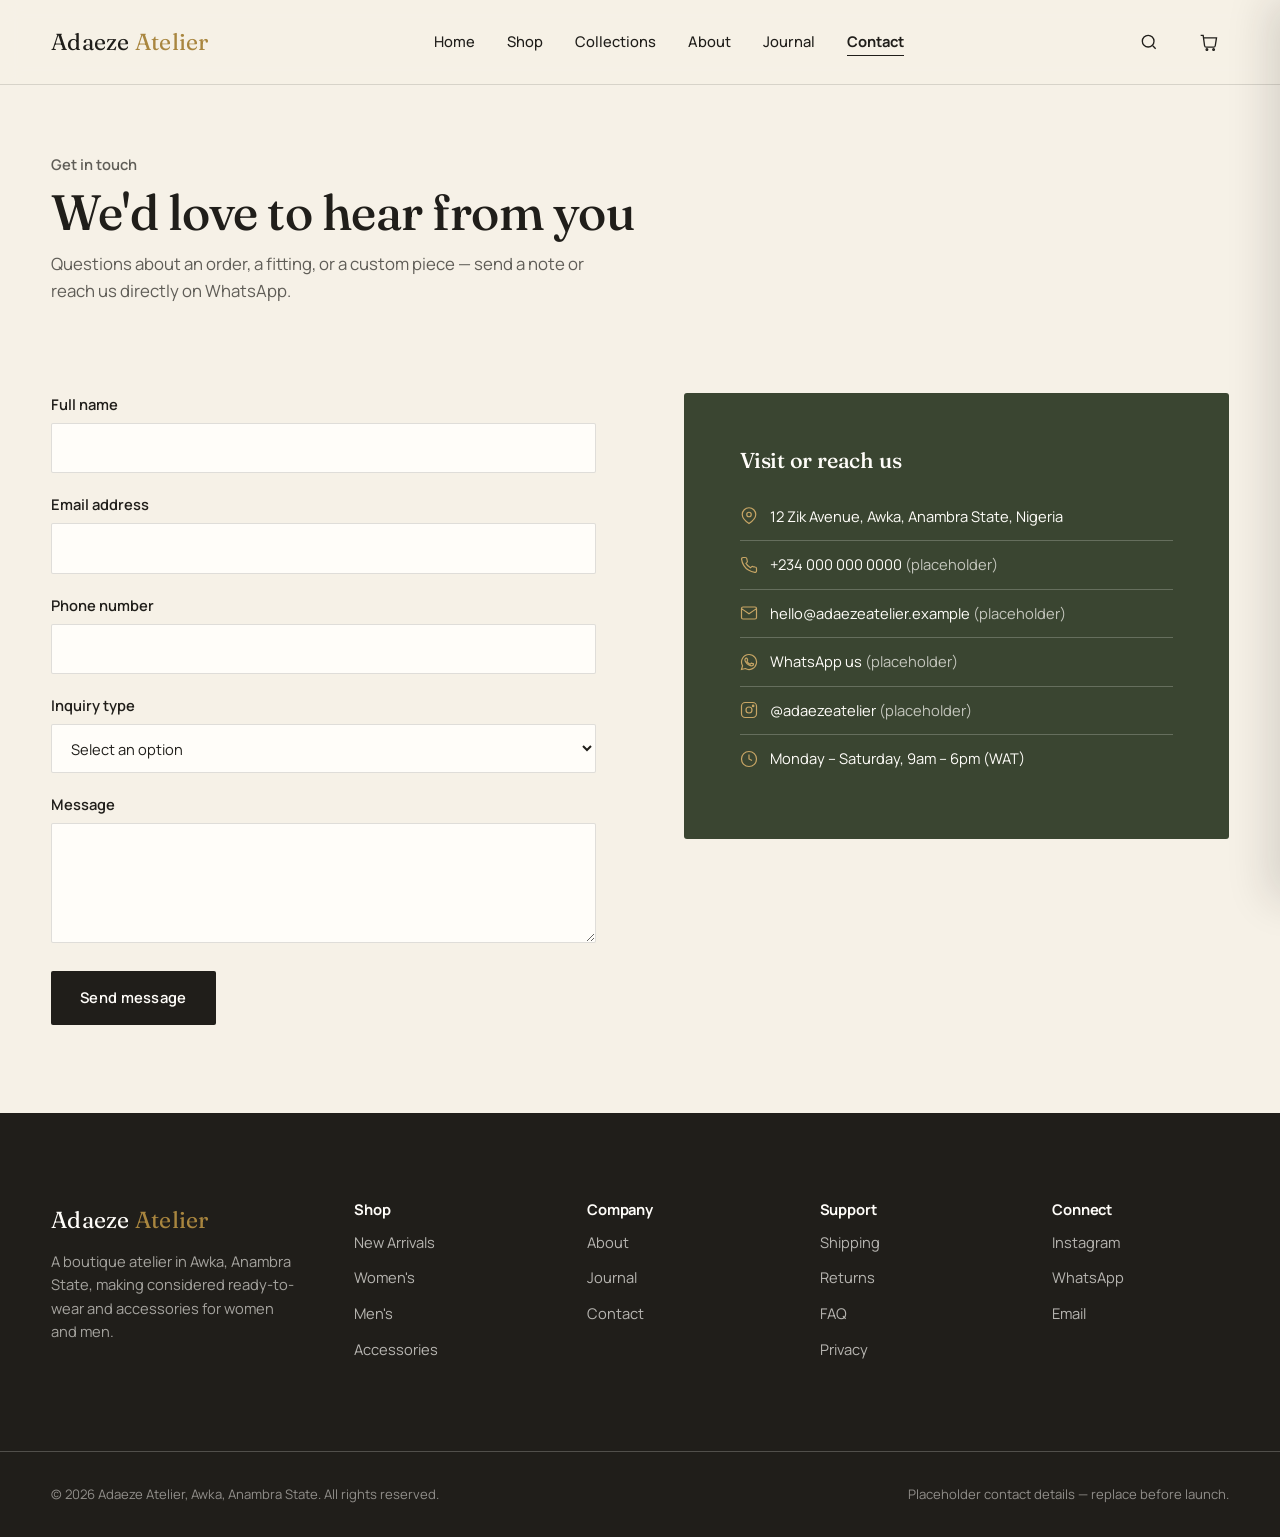
<file: contact.html>
<!doctype html>
<html lang="en">
<head>
<meta charset="UTF-8">
<meta name="viewport" content="width=device-width, initial-scale=1.0">
<title>Contact — Adaeze Atelier | Awka, Anambra State</title>
<meta name="description" content="Get in touch with Adaeze Atelier in Awka, Anambra State — send a message, reach us on WhatsApp, or visit the boutique by appointment.">
<link rel="canonical" href="https://www.adaezeatelier.example/contact.html">
<meta property="og:type" content="website">
<meta property="og:title" content="Contact — Adaeze Atelier">
<meta property="og:description" content="Reach the Adaeze Atelier boutique in Awka, Anambra State, Nigeria.">
<link rel="preconnect" href="https://fonts.googleapis.com">
<link rel="preconnect" href="https://fonts.gstatic.com" crossorigin>
<link href="https://fonts.googleapis.com/css2?family=Fraunces:opsz,wght@9..144,400;9..144,500;9..144,600&family=Manrope:wght@400;500;600;700&display=swap" rel="stylesheet">
<link rel="stylesheet" href="css/style.css">
<script type="application/ld+json">
{
  "@context": "https://schema.org",
  "@type": "ClothingStore",
  "name": "Adaeze Atelier",
  "address": {
    "@type": "PostalAddress",
    "streetAddress": "12 Zik Avenue, Awka",
    "addressLocality": "Awka",
    "addressRegion": "Anambra State",
    "postalCode": "420001",
    "addressCountry": "NG"
  },
  "telephone": "+234-000-000-0000",
  "email": "hello@adaezeatelier.example",
  "openingHours": "Mo-Sa 09:00-18:00"
}
</script>
</head>
<body>
<a href="#main" class="skip-link">Skip to content</a>

<header class="site-header">
  <div class="wrap header-inner">
    <a href="index.html" class="logo">Adaeze <span>Atelier</span></a>
    <nav class="primary-nav" aria-label="Primary">
      <ul>
        <li><a href="index.html">Home</a></li>
        <li><a href="shop.html">Shop</a></li>
        <li><a href="shop.html">Collections</a></li>
        <li><a href="about.html">About</a></li>
        <li><a href="journal.html">Journal</a></li>
        <li><a href="contact.html" aria-current="page">Contact</a></li>
      </ul>
    </nav>
    <div class="header-actions">
      <a class="icon-btn" href="shop.html" aria-label="Search products">
        <svg viewBox="0 0 24 24" fill="none" stroke="currentColor" stroke-width="1.6"><circle cx="11" cy="11" r="7"/><line x1="20" y1="20" x2="16.5" y2="16.5"/></svg>
      </a>
      <button class="icon-btn" type="button" data-open-cart aria-label="Open cart">
        <svg viewBox="0 0 24 24" fill="none" stroke="currentColor" stroke-width="1.6"><path d="M6 7h15l-1.5 9.5a2 2 0 0 1-2 1.7H8.7a2 2 0 0 1-2-1.7L5 4H2"/><circle cx="9.5" cy="21" r="1"/><circle cx="17.5" cy="21" r="1"/></svg>
        <span class="badge" data-cart-count>0</span>
      </button>
      <button class="menu-toggle" type="button" aria-expanded="false" aria-controls="mobile-menu" aria-label="Open menu">
        <span></span><span></span><span></span>
      </button>
    </div>
  </div>
</header>

<nav class="mobile-menu" id="mobile-menu" aria-label="Mobile">
  <ul>
    <li><a href="index.html">Home</a></li>
    <li><a href="shop.html">Shop</a></li>
    <li><a href="about.html">About</a></li>
    <li><a href="journal.html">Journal</a></li>
    <li><a href="contact.html">Contact</a></li>
  </ul>
  <div class="mobile-menu-footer">Awka, Anambra State, Nigeria</div>
</nav>

<div class="drawer-scrim" id="drawer-scrim" data-close-cart></div>
<aside class="cart-drawer" id="cart-drawer" aria-hidden="true" aria-label="Shopping cart">
  <div class="cart-header">
    <h2>Your bag</h2>
    <button type="button" class="icon-btn" data-close-cart aria-label="Close cart">✕</button>
  </div>
  <ul class="cart-items" id="cart-items"></ul>
  <p class="cart-empty" id="cart-empty-msg">Your bag is empty — browse the shop to add pieces you love.</p>
  <div class="cart-footer">
    <div class="cart-subtotal"><span>Subtotal</span><span id="cart-subtotal-value">₦0</span></div>
    <button type="button" class="btn btn-primary" id="cart-whatsapp-btn" disabled>Order via WhatsApp</button>
    <button type="button" class="btn btn-outline" id="cart-clear-btn">Clear bag</button>
    <p class="cart-note">Orders are confirmed by our team on WhatsApp — nothing is charged automatically.</p>
  </div>
</aside>

<main id="main">
  <section class="page-hero">
    <div class="wrap">
      <p class="hero-eyebrow">Get in touch</p>
      <h1>We'd love to hear from you</h1>
      <p>Questions about an order, a fitting, or a custom piece — send a note or reach us directly on WhatsApp.</p>
    </div>
  </section>

  <section>
    <div class="wrap contact-layout">
      <div>
        <form id="contact-form" novalidate>
          <div class="field">
            <label for="name">Full name</label>
            <input type="text" id="name" name="name" required autocomplete="name">
            <p class="error-msg" role="alert"></p>
          </div>
          <div class="field">
            <label for="email">Email address</label>
            <input type="email" id="email" name="email" required autocomplete="email">
            <p class="error-msg" role="alert"></p>
          </div>
          <div class="field">
            <label for="phone">Phone number</label>
            <input type="tel" id="phone" name="phone" autocomplete="tel">
            <p class="error-msg" role="alert"></p>
          </div>
          <div class="field">
            <label for="inquiry-type">Inquiry type</label>
            <select id="inquiry-type" name="inquiry-type" required>
              <option value="">Select an option</option>
              <option value="order">Order support</option>
              <option value="fitting">Book a fitting</option>
              <option value="custom">Custom piece</option>
              <option value="wholesale">Wholesale / stockist</option>
              <option value="other">Something else</option>
            </select>
            <p class="error-msg" role="alert"></p>
          </div>
          <div class="field">
            <label for="message">Message</label>
            <textarea id="message" name="message" required></textarea>
            <p class="error-msg" role="alert"></p>
          </div>
          <button type="submit" class="btn btn-primary">Send message</button>
          <p class="form-status" id="contact-status" role="status" aria-live="polite"></p>
        </form>
      </div>

      <div>
        <div class="contact-info-card">
          <h3>Visit or reach us</h3>
          <div class="contact-line">
            <svg viewBox="0 0 24 24" fill="none" stroke="currentColor" stroke-width="1.6"><path d="M21 10c0 6-9 12-9 12S3 16 3 10a9 9 0 0 1 18 0Z"/><circle cx="12" cy="10" r="3"/></svg>
            <span>12 Zik Avenue, Awka, Anambra State, Nigeria</span>
          </div>
          <div class="contact-line">
            <svg viewBox="0 0 24 24" fill="none" stroke="currentColor" stroke-width="1.6"><path d="M22 16.9v3a2 2 0 0 1-2.2 2 19.8 19.8 0 0 1-8.6-3.1 19.5 19.5 0 0 1-6-6A19.8 19.8 0 0 1 2.1 4.2 2 2 0 0 1 4.1 2h3a2 2 0 0 1 2 1.7c.1.9.3 1.8.6 2.7a2 2 0 0 1-.4 2.1L8 9.8a16 16 0 0 0 6 6l1.3-1.3a2 2 0 0 1 2.1-.4c.9.3 1.8.5 2.7.6a2 2 0 0 1 1.9 2Z"/></svg>
            <a href="tel:+2340000000000">+234 000 000 0000 <em style="font-style: normal; opacity: 0.7;">(placeholder)</em></a>
          </div>
          <div class="contact-line">
            <svg viewBox="0 0 24 24" fill="none" stroke="currentColor" stroke-width="1.6"><path d="M2.5 6.5 12 13l9.5-6.5M4 4h16a2 2 0 0 1 2 2v12a2 2 0 0 1-2 2H4a2 2 0 0 1-2-2V6a2 2 0 0 1 2-2Z"/></svg>
            <a href="mailto:hello@adaezeatelier.example">hello@adaezeatelier.example <em style="font-style: normal; opacity: 0.7;">(placeholder)</em></a>
          </div>
          <div class="contact-line">
            <svg viewBox="0 0 24 24" fill="none" stroke="currentColor" stroke-width="1.6"><path d="M17.5 14.4c-.3-.1-1.7-.8-2-.9-.3-.1-.5-.1-.6.1-.2.3-.7.9-.9 1.1-.1.2-.3.2-.6.1-.3-.1-1.2-.5-2.4-1.5-.9-.8-1.5-1.8-1.6-2.1-.2-.3 0-.5.1-.6l.4-.5c.1-.2.2-.3.2-.5.1-.2 0-.4 0-.5-.1-.1-.6-1.5-.8-2-.2-.5-.4-.4-.6-.4h-.5c-.2 0-.5.1-.7.3-.2.3-.9.9-.9 2.2s1 2.6 1.1 2.8c.1.2 2 3 4.8 4.3.7.3 1.2.5 1.6.6.7.2 1.3.2 1.8.1.5-.1 1.7-.7 1.9-1.3.2-.7.2-1.2.2-1.3-.1-.2-.3-.2-.6-.3Z"/><path d="M12 2a10 10 0 0 0-8.6 15L2 22l5.1-1.3A10 10 0 1 0 12 2Z"/></svg>
            <a href="https://wa.me/2340000000000" target="_blank" rel="noopener">WhatsApp us <em style="font-style: normal; opacity: 0.7;">(placeholder)</em></a>
          </div>
          <div class="contact-line">
            <svg viewBox="0 0 24 24" fill="none" stroke="currentColor" stroke-width="1.6"><rect x="2" y="2" width="20" height="20" rx="5"/><circle cx="12" cy="12" r="4"/><circle cx="17.5" cy="6.5" r="1"/></svg>
            <a href="https://instagram.com/adaezeatelier" target="_blank" rel="noopener">@adaezeatelier <em style="font-style: normal; opacity: 0.7;">(placeholder)</em></a>
          </div>
          <div class="contact-line">
            <svg viewBox="0 0 24 24" fill="none" stroke="currentColor" stroke-width="1.6"><circle cx="12" cy="12" r="10"/><path d="M12 6v6l4 2"/></svg>
            <span>Monday – Saturday, 9am – 6pm (WAT)</span>
          </div>
        </div>
      </div>
    </div>
  </section>
</main>

<footer class="site-footer">
  <div class="wrap footer-grid">
    <div class="footer-brand">
      <a href="index.html" class="logo">Adaeze <span>Atelier</span></a>
      <p>A boutique atelier in Awka, Anambra State, making considered ready-to-wear and accessories for women and men.</p>
    </div>
    <div class="footer-col">
      <h4>Shop</h4>
      <ul>
        <li><a href="shop.html?category=New Arrivals">New Arrivals</a></li>
        <li><a href="shop.html?category=Women's">Women's</a></li>
        <li><a href="shop.html?category=Men's">Men's</a></li>
        <li><a href="shop.html?category=Accessories">Accessories</a></li>
      </ul>
    </div>
    <div class="footer-col">
      <h4>Company</h4>
      <ul>
        <li><a href="about.html">About</a></li>
        <li><a href="journal.html">Journal</a></li>
        <li><a href="contact.html">Contact</a></li>
      </ul>
    </div>
    <div class="footer-col">
      <h4>Support</h4>
      <ul>
        <li><a href="contact.html">Shipping</a></li>
        <li><a href="contact.html">Returns</a></li>
        <li><a href="contact.html">FAQ</a></li>
        <li><a href="contact.html">Privacy</a></li>
      </ul>
    </div>
    <div class="footer-col">
      <h4>Connect</h4>
      <ul>
        <li><a href="https://instagram.com/adaezeatelier" target="_blank" rel="noopener">Instagram</a></li>
        <li><a href="https://wa.me/2340000000000" target="_blank" rel="noopener">WhatsApp</a></li>
        <li><a href="mailto:hello@adaezeatelier.example">Email</a></li>
      </ul>
    </div>
  </div>
  <div class="wrap footer-bottom">
    <span>© <span id="year"></span> Adaeze Atelier, Awka, Anambra State. All rights reserved.</span>
    <span>Placeholder contact details — replace before launch.</span>
  </div>
</footer>

<script type="module" src="js/main.js"></script>
<script type="module" src="js/contact.js"></script>
</body>
</html>
</file>
<file: css/style.css>
/* ==========================================================================
   ADAEZE ATELIER — Stylesheet
   A premium boutique fashion site. Design tokens live in :root.
   ========================================================================== */

/* -------------------------- Fonts --------------------------
   Loaded via Google Fonts <link> in each page's <head>.
   ------------------------------------------------------------ */

/* -------------------------- Design tokens -------------------------- */
:root {
  /* Color: deep forest / warm cream / soft beige / muted gold / charcoal */
  --color-forest: #3a4531;
  --color-forest-dark: #262e1f;
  --color-cream: #f6f1e7;
  --color-beige: #e7ddc7;
  --color-gold: #a9863f;
  --color-gold-light: #c7a565;
  --color-charcoal: #201e1a;
  --color-white: #fffdf9;
  --color-line: rgba(32, 30, 26, 0.14);
  --color-line-light: rgba(255, 253, 249, 0.22);

  /* Surfaces */
  --surface-page: var(--color-cream);
  --surface-raised: var(--color-white);
  --surface-dark: var(--color-charcoal);

  /* Type */
  --font-display: "Fraunces", "Iowan Old Style", "Georgia", serif;
  --font-body: "Manrope", "Segoe UI", -apple-system, sans-serif;

  --fs-xs: clamp(0.75rem, 0.72rem + 0.15vw, 0.82rem);
  --fs-sm: clamp(0.85rem, 0.82rem + 0.15vw, 0.92rem);
  --fs-base: clamp(0.98rem, 0.95rem + 0.15vw, 1.05rem);
  --fs-md: clamp(1.15rem, 1.08rem + 0.35vw, 1.35rem);
  --fs-lg: clamp(1.5rem, 1.3rem + 1vw, 2rem);
  --fs-xl: clamp(2.1rem, 1.7rem + 2vw, 3.1rem);
  --fs-xxl: clamp(2.8rem, 2.1rem + 3.6vw, 5rem);

  /* Spacing scale */
  --space-3xs: 0.25rem;
  --space-2xs: 0.5rem;
  --space-xs: 0.75rem;
  --space-sm: 1.25rem;
  --space-md: 2rem;
  --space-lg: 3.5rem;
  --space-xl: 5.5rem;
  --space-2xl: 8rem;

  /* Layout */
  --content-width: 1320px;
  --gutter: clamp(1.25rem, 4vw, 3.5rem);
  --radius-sm: 2px;
  --radius-md: 3px;

  /* Motion */
  --ease: cubic-bezier(0.22, 0.61, 0.36, 1);
  --dur-fast: 180ms;
  --dur-mid: 340ms;
  --dur-slow: 620ms;

  --header-h: 84px;
}

@media (prefers-reduced-motion: reduce) {
  *,
  *::before,
  *::after {
    animation-duration: 0.001ms !important;
    animation-iteration-count: 1 !important;
    transition-duration: 0.001ms !important;
    scroll-behavior: auto !important;
  }
}

/* -------------------------- Reset -------------------------- */
*,
*::before,
*::after {
  box-sizing: border-box;
}
html {
  scroll-behavior: smooth;
}
body,
h1,
h2,
h3,
h4,
p,
figure,
blockquote,
dl,
dd {
  margin: 0;
}
ul,
ol {
  margin: 0;
  padding: 0;
  list-style: none;
}
img,
picture,
svg {
  display: block;
  max-width: 100%;
}
button,
input,
select,
textarea {
  font: inherit;
  color: inherit;
}
a {
  color: inherit;
  text-decoration: none;
}
button {
  background: none;
  border: none;
  cursor: pointer;
  padding: 0;
}

body {
  background: var(--surface-page);
  color: var(--color-charcoal);
  font-family: var(--font-body);
  font-size: var(--fs-base);
  line-height: 1.6;
  -webkit-font-smoothing: antialiased;
  overflow-x: hidden;
}

body.no-scroll {
  overflow: hidden;
}

h1,
h2,
h3,
h4 {
  font-family: var(--font-display);
  font-weight: 500;
  line-height: 1.1;
  letter-spacing: -0.01em;
}

.visually-hidden {
  position: absolute;
  width: 1px;
  height: 1px;
  padding: 0;
  margin: -1px;
  overflow: hidden;
  clip: rect(0, 0, 0, 0);
  white-space: nowrap;
  border: 0;
}

.skip-link {
  position: absolute;
  left: var(--space-sm);
  top: -60px;
  background: var(--color-charcoal);
  color: var(--color-white);
  padding: 0.75rem 1.25rem;
  z-index: 200;
  transition: top var(--dur-fast) var(--ease);
  border-radius: var(--radius-sm);
}
.skip-link:focus {
  top: var(--space-sm);
}

:focus-visible {
  outline: 2px solid var(--color-gold);
  outline-offset: 3px;
}

.wrap {
  width: 100%;
  max-width: var(--content-width);
  margin-inline: auto;
  padding-inline: var(--gutter);
}

section {
  padding-block: var(--space-xl);
}

/* -------------------------- Buttons & links -------------------------- */
.btn {
  display: inline-flex;
  align-items: center;
  gap: 0.6em;
  padding: 0.95em 1.9em;
  font-size: var(--fs-sm);
  font-weight: 600;
  letter-spacing: 0.02em;
  border: 1px solid transparent;
  border-radius: var(--radius-sm);
  transition:
    background var(--dur-fast) var(--ease),
    color var(--dur-fast) var(--ease),
    border-color var(--dur-fast) var(--ease);
  white-space: nowrap;
}
.btn-primary {
  background: var(--color-charcoal);
  color: var(--color-white);
}
.btn-primary:hover {
  background: var(--color-forest-dark);
}
.btn-outline {
  background: transparent;
  border-color: currentColor;
}
.btn-outline:hover {
  background: rgba(32, 30, 26, 0.06);
}
.btn-outline.on-dark:hover {
  background: rgba(255, 253, 249, 0.1);
}
.btn-ghost {
  padding: 0.4em 0;
  border-bottom: 1px solid currentColor;
  border-radius: 0;
  font-weight: 600;
}
.btn:disabled {
  opacity: 0.45;
  cursor: not-allowed;
}

.text-link {
  border-bottom: 1px solid var(--color-line);
  padding-bottom: 0.1em;
  transition: border-color var(--dur-fast) var(--ease);
}
.text-link:hover {
  border-color: currentColor;
}

/* -------------------------- Header -------------------------- */
.site-header {
  position: sticky;
  top: 0;
  z-index: 100;
  background: rgba(246, 241, 231, 0.92);
  backdrop-filter: blur(10px);
  border-bottom: 1px solid var(--color-line);
  transition:
    transform var(--dur-mid) var(--ease),
    box-shadow var(--dur-mid) var(--ease);
}
.site-header.is-hidden {
  transform: translateY(-100%);
}
.site-header.is-scrolled {
  box-shadow: 0 8px 24px rgba(32, 30, 26, 0.06);
}

.header-inner {
  display: flex;
  align-items: center;
  justify-content: space-between;
  height: var(--header-h);
  gap: var(--space-md);
}

.logo {
  font-family: var(--font-display);
  font-size: 1.45rem;
  letter-spacing: 0.01em;
  flex-shrink: 0;
}
.logo span {
  color: var(--color-gold);
}

.primary-nav {
  display: none;
}
.primary-nav ul {
  display: flex;
  gap: var(--space-md);
}
.primary-nav a {
  font-size: var(--fs-sm);
  font-weight: 500;
  position: relative;
  padding-block: 0.3em;
}
.primary-nav a::after {
  content: "";
  position: absolute;
  left: 0;
  right: 100%;
  bottom: 0;
  height: 1px;
  background: var(--color-charcoal);
  transition: right var(--dur-fast) var(--ease);
}
.primary-nav a:hover::after,
.primary-nav a[aria-current="page"]::after {
  right: 0;
}
.primary-nav a[aria-current="page"] {
  font-weight: 700;
}

.header-actions {
  display: flex;
  align-items: center;
  gap: var(--space-sm);
}
.icon-btn {
  position: relative;
  width: 40px;
  height: 40px;
  display: inline-flex;
  align-items: center;
  justify-content: center;
  border-radius: 50%;
  transition: background var(--dur-fast) var(--ease);
}
.icon-btn:hover {
  background: rgba(32, 30, 26, 0.06);
}
.icon-btn svg {
  width: 20px;
  height: 20px;
}
.badge {
  position: absolute;
  top: 2px;
  right: 2px;
  min-width: 16px;
  height: 16px;
  padding: 0 3px;
  border-radius: 50%;
  background: var(--color-gold);
  color: var(--color-white);
  font-size: 0.62rem;
  font-weight: 700;
  display: flex;
  align-items: center;
  justify-content: center;
  transform: scale(0);
  transition: transform var(--dur-fast) var(--ease);
}
.badge.is-visible {
  transform: scale(1);
}

.menu-toggle {
  display: inline-flex;
  flex-direction: column;
  justify-content: center;
  gap: 5px;
  width: 40px;
  height: 40px;
  align-items: center;
}
.menu-toggle span {
  display: block;
  width: 20px;
  height: 1.5px;
  background: currentColor;
  transition:
    transform var(--dur-fast) var(--ease),
    opacity var(--dur-fast) var(--ease);
}
.menu-toggle[aria-expanded="true"] span:nth-child(1) {
  transform: translateY(6.5px) rotate(45deg);
}
.menu-toggle[aria-expanded="true"] span:nth-child(2) {
  opacity: 0;
}
.menu-toggle[aria-expanded="true"] span:nth-child(3) {
  transform: translateY(-6.5px) rotate(-45deg);
}

@media (min-width: 900px) {
  .primary-nav {
    display: block;
  }
  .menu-toggle {
    display: none;
  }
}

/* -------------------------- Mobile menu -------------------------- */
.mobile-menu {
  position: fixed;
  inset: 0;
  top: var(--header-h);
  background: var(--color-cream);
  z-index: 99;
  transform: translateX(100%);
  transition: transform var(--dur-mid) var(--ease);
  overflow-y: auto;
}
.mobile-menu.is-open {
  transform: translateX(0);
}
.mobile-menu ul {
  padding: var(--space-md) var(--gutter);
}
.mobile-menu li {
  border-bottom: 1px solid var(--color-line);
}
.mobile-menu a {
  display: block;
  padding: 1.1rem 0;
  font-family: var(--font-display);
  font-size: 1.4rem;
}
.mobile-menu-footer {
  padding: var(--space-md) var(--gutter);
  font-size: var(--fs-sm);
  color: rgba(32, 30, 26, 0.7);
}
@media (min-width: 900px) {
  .mobile-menu {
    display: none;
  }
}

/* -------------------------- Hero -------------------------- */
.hero {
  display: grid;
  grid-template-columns: 1fr;
  min-height: calc(100vh - var(--header-h));
  min-height: calc(100svh - var(--header-h));
  padding-block: 0;
}
.hero-media {
  position: relative;
  overflow: hidden;
  background: var(--color-forest);
  min-height: clamp(260px, 46vh, 440px);
}
.hero-media img {
  position: absolute;
  inset: 0;
  width: 100%;
  height: 100%;
  object-fit: cover;
  object-position: 50% 28%;
}
.hero-content {
  padding: var(--space-lg) var(--gutter);
  display: flex;
  flex-direction: column;
  justify-content: center;
  gap: var(--space-sm);
}
.hero-eyebrow {
  font-size: var(--fs-sm);
  color: var(--color-gold);
  font-weight: 600;
}
.hero-content h1 {
  font-size: var(--fs-xxl);
  max-width: 18ch;
  text-wrap: balance;
}
.hero-content p {
  max-width: 48ch;
  font-size: var(--fs-md);
  color: rgba(32, 30, 26, 0.75);
  text-wrap: pretty;
}
.hero-ctas {
  display: flex;
  flex-wrap: wrap;
  gap: var(--space-sm);
  margin-top: var(--space-xs);
}

@media (min-width: 1000px) {
  .hero {
    grid-template-columns: 1.05fr 1fr;
  }

  .hero-media {
    min-height: 0;
  }

  .hero-content {
    padding: clamp(3rem, 6vw, 6rem) clamp(2rem, 5vw, 5rem);
  }
}

/* -------------------------- Section headers -------------------------- */
.section-head {
  display: flex;
  align-items: flex-end;
  justify-content: space-between;
  gap: var(--space-md);
  margin-bottom: var(--space-lg);
  flex-wrap: wrap;
}
.section-head h2 {
  font-size: var(--fs-xl);
  max-width: 16ch;
}
.section-head p {
  color: rgba(32, 30, 26, 0.68);
  max-width: 42ch;
  margin-top: var(--space-2xs);
}

/* -------------------------- Collections -------------------------- */
.collections-grid {
  display: grid;
  grid-template-columns: 1fr;
  gap: var(--space-sm);
}
.collection-card {
  position: relative;
  aspect-ratio: 4/5;
  overflow: hidden;
  border-radius: var(--radius-sm);
}
.collection-card img {
  width: 100%;
  height: 100%;
  object-fit: cover;
  transition: transform var(--dur-slow) var(--ease);
}
.collection-card:hover img {
  transform: scale(1.05);
}
.collection-card::after {
  content: "";
  position: absolute;
  inset: 0;
  background: linear-gradient(
    180deg,
    rgba(32, 30, 26, 0) 45%,
    rgba(32, 30, 26, 0.68) 100%
  );
}
.collection-label {
  position: absolute;
  left: var(--space-sm);
  right: var(--space-sm);
  bottom: var(--space-sm);
  z-index: 2;
  color: var(--color-white);
}
.collection-label h3 {
  font-size: var(--fs-md);
}
.collection-label span {
  font-size: var(--fs-xs);
  color: var(--color-gold-light);
}

@media (min-width: 640px) {
  .collections-grid {
    grid-template-columns: repeat(2, 1fr);
  }
  .collection-card.is-featured {
    grid-column: span 2;
    aspect-ratio: 16/9;
  }
}
@media (min-width: 1000px) {
  .collections-grid {
    grid-template-columns: repeat(4, 1fr);
  }
  .collection-card.is-featured {
    grid-column: span 2;
    aspect-ratio: 8/5;
  }
}

/* -------------------------- Product grid -------------------------- */
.product-grid {
  display: grid;
  grid-template-columns: repeat(2, 1fr);
  gap: var(--space-sm) var(--space-xs);
}
@media (min-width: 640px) {
  .product-grid {
    gap: var(--space-md);
  }
}
@media (min-width: 900px) {
  .product-grid {
    grid-template-columns: repeat(3, 1fr);
  }
}
@media (min-width: 1200px) {
  .product-grid {
    grid-template-columns: repeat(4, 1fr);
  }
}

.product-card {
  display: flex;
  flex-direction: column;
}
.product-media {
  position: relative;
  aspect-ratio: 3/4;
  overflow: hidden;
  background: var(--color-beige);
  border-radius: var(--radius-sm);
}
.product-media img {
  width: 100%;
  height: 100%;
  object-fit: cover;
  transition: transform var(--dur-slow) var(--ease);
}
.product-card:hover .product-media img {
  transform: scale(1.045);
}

.wishlist-btn {
  position: absolute;
  top: 0.6rem;
  right: 0.6rem;
  width: 34px;
  height: 34px;
  border-radius: 50%;
  background: rgba(255, 253, 249, 0.88);
  display: flex;
  align-items: center;
  justify-content: center;
  transition: transform var(--dur-fast) var(--ease);
  z-index: 2;
}
.wishlist-btn:hover {
  transform: scale(1.08);
}
.wishlist-btn svg {
  width: 17px;
  height: 17px;
  stroke: var(--color-charcoal);
  fill: none;
  transition:
    fill var(--dur-fast) var(--ease),
    stroke var(--dur-fast) var(--ease);
}
.wishlist-btn.is-active svg {
  fill: var(--color-gold);
  stroke: var(--color-gold);
}

.quickview-btn {
  position: absolute;
  left: var(--space-2xs);
  right: var(--space-2xs);
  bottom: var(--space-2xs);
  padding: 0.7em 1em;
  background: var(--color-charcoal);
  color: var(--color-white);
  font-size: var(--fs-xs);
  font-weight: 600;
  text-align: center;
  border-radius: var(--radius-sm);
  opacity: 0;
  transform: translateY(6px);
  transition:
    opacity var(--dur-fast) var(--ease),
    transform var(--dur-fast) var(--ease);
}
.product-card:hover .quickview-btn,
.product-card:focus-within .quickview-btn {
  opacity: 1;
  transform: translateY(0);
}

.product-info {
  padding-top: var(--space-2xs);
}
.product-category {
  font-size: var(--fs-xs);
  color: var(--color-gold);
  font-weight: 600;
}
.product-name {
  font-size: var(--fs-sm);
  font-weight: 600;
  margin-top: 0.15rem;
}
.product-price {
  font-size: var(--fs-sm);
  color: rgba(32, 30, 26, 0.7);
  margin-top: 0.15rem;
}

/* -------------------------- Shop toolbar -------------------------- */
.shop-toolbar {
  display: flex;
  flex-direction: column;
  gap: var(--space-sm);
  margin-bottom: var(--space-lg);
  padding-bottom: var(--space-md);
  border-bottom: 1px solid var(--color-line);
}
.filter-row {
  display: flex;
  flex-wrap: wrap;
  gap: 0.5rem;
}
.chip {
  padding: 0.55em 1.1em;
  border: 1px solid var(--color-line);
  border-radius: 999px;
  font-size: var(--fs-xs);
  font-weight: 600;
  transition:
    background var(--dur-fast) var(--ease),
    color var(--dur-fast) var(--ease),
    border-color var(--dur-fast) var(--ease);
}
.chip[aria-pressed="true"] {
  background: var(--color-charcoal);
  color: var(--color-white);
  border-color: var(--color-charcoal);
}
.chip:hover:not([aria-pressed="true"]) {
  border-color: var(--color-charcoal);
}

.toolbar-controls {
  display: flex;
  flex-wrap: wrap;
  gap: var(--space-sm);
  align-items: center;
  justify-content: space-between;
}
.search-field {
  position: relative;
  flex: 1 1 240px;
  max-width: 360px;
}
.search-field input {
  width: 100%;
  padding: 0.75em 1em 0.75em 2.4em;
  border: 1px solid var(--color-line);
  border-radius: var(--radius-sm);
  background: var(--surface-raised);
  font-size: var(--fs-sm);
}
.search-field svg {
  position: absolute;
  left: 0.8em;
  top: 50%;
  transform: translateY(-50%);
  width: 16px;
  height: 16px;
  opacity: 0.5;
}
.select-field select {
  padding: 0.75em 1em;
  border: 1px solid var(--color-line);
  border-radius: var(--radius-sm);
  background: var(--surface-raised);
  font-size: var(--fs-sm);
}
.result-count {
  font-size: var(--fs-xs);
  color: rgba(32, 30, 26, 0.6);
}
.empty-state {
  padding: var(--space-2xl) var(--space-md);
  text-align: center;
  color: rgba(32, 30, 26, 0.6);
  display: none;
}
.empty-state.is-visible {
  display: block;
}

/* -------------------------- Reveal animation -------------------------- */
.reveal {
  opacity: 0;
  transform: translateY(18px);
  transition:
    opacity var(--dur-slow) var(--ease),
    transform var(--dur-slow) var(--ease);
}
.reveal.is-visible {
  opacity: 1;
  transform: translateY(0);
}

/* -------------------------- Modal (quick view) -------------------------- */
.modal-overlay {
  position: fixed;
  inset: 0;
  background: rgba(32, 30, 26, 0.55);
  z-index: 200;
  opacity: 0;
  pointer-events: none;
  transition: opacity var(--dur-mid) var(--ease);
  display: flex;
  align-items: flex-end;
  justify-content: center;
}
.modal-overlay.is-open {
  opacity: 1;
  pointer-events: auto;
}
.modal-panel {
  background: var(--surface-raised);
  width: 100%;
  max-width: 880px;
  max-height: 92svh;
  overflow-y: auto;
  border-radius: var(--radius-md) var(--radius-md) 0 0;
  transform: translateY(24px);
  transition: transform var(--dur-mid) var(--ease);
  display: grid;
  grid-template-columns: 1fr;
}
.modal-overlay.is-open .modal-panel {
  transform: translateY(0);
}
.modal-close {
  position: absolute;
  top: var(--space-sm);
  right: var(--gutter);
  width: 38px;
  height: 38px;
  border-radius: 50%;
  background: var(--surface-raised);
  display: flex;
  align-items: center;
  justify-content: center;
  z-index: 3;
  box-shadow: 0 2px 10px rgba(32, 30, 26, 0.14);
}
.modal-media {
  aspect-ratio: 4/5;
  background: var(--color-beige);
  overflow: hidden;
}
.modal-media img {
  width: 100%;
  height: 100%;
  object-fit: cover;
}
.modal-body {
  padding: var(--space-md) var(--gutter) var(--space-lg);
}
.modal-body .product-category {
  display: block;
}
.modal-body h3 {
  font-size: var(--fs-lg);
  margin-top: 0.3rem;
}
.modal-body .price {
  font-size: var(--fs-md);
  color: var(--color-gold);
  margin-top: 0.4rem;
}
.modal-desc {
  margin-top: var(--space-sm);
  color: rgba(32, 30, 26, 0.75);
  max-width: 60ch;
}
.qty-row {
  display: flex;
  align-items: center;
  gap: var(--space-sm);
  margin-top: var(--space-md);
}
.qty-stepper {
  display: inline-flex;
  align-items: center;
  border: 1px solid var(--color-line);
  border-radius: var(--radius-sm);
}
.qty-stepper button {
  width: 38px;
  height: 38px;
  font-size: 1.1rem;
  display: flex;
  align-items: center;
  justify-content: center;
}
.qty-stepper span {
  min-width: 30px;
  text-align: center;
  font-weight: 600;
}
.modal-actions {
  margin-top: var(--space-md);
  display: flex;
  gap: var(--space-sm);
  flex-wrap: wrap;
}

@media (min-width: 760px) {
  .modal-overlay {
    align-items: center;
  }
  .modal-panel {
    border-radius: var(--radius-md);
    grid-template-columns: 1fr 1fr;
    transform: translateY(0) scale(0.97);
  }
  .modal-overlay.is-open .modal-panel {
    transform: translateY(0) scale(1);
  }
  .modal-media {
    aspect-ratio: auto;
  }
}

/* -------------------------- Cart drawer -------------------------- */
.cart-drawer {
  position: fixed;
  top: 0;
  right: 0;
  bottom: 0;
  width: min(420px, 100vw);
  background: var(--surface-raised);
  z-index: 200;
  transform: translateX(100%);
  transition: transform var(--dur-mid) var(--ease);
  display: flex;
  flex-direction: column;
  box-shadow: -12px 0 40px rgba(32, 30, 26, 0.14);
}
.cart-drawer.is-open {
  transform: translateX(0);
}
.cart-header {
  display: flex;
  align-items: center;
  justify-content: space-between;
  padding: var(--space-sm) var(--gutter);
  border-bottom: 1px solid var(--color-line);
}
.cart-header h2 {
  font-size: var(--fs-md);
}
.cart-items {
  flex: 1;
  overflow-y: auto;
  padding: var(--space-sm) var(--gutter);
  display: flex;
  flex-direction: column;
  gap: var(--space-sm);
}
.cart-item {
  display: grid;
  grid-template-columns: 72px 1fr auto;
  gap: var(--space-xs);
}
.cart-item img {
  width: 72px;
  height: 90px;
  object-fit: cover;
  border-radius: var(--radius-sm);
}
.cart-item-name {
  font-weight: 600;
  font-size: var(--fs-sm);
}
.cart-item-meta {
  font-size: var(--fs-xs);
  color: rgba(32, 30, 26, 0.6);
  margin-top: 0.2rem;
}
.cart-item-controls {
  display: flex;
  align-items: center;
  gap: 0.5rem;
  margin-top: 0.5rem;
}
.cart-item-controls .qty-stepper button {
  width: 28px;
  height: 28px;
  font-size: 0.95rem;
}
.cart-item-remove {
  font-size: var(--fs-xs);
  text-decoration: underline;
  color: rgba(32, 30, 26, 0.55);
}
.cart-empty {
  padding: var(--space-lg) 0;
  text-align: center;
  color: rgba(32, 30, 26, 0.55);
}
.cart-footer {
  padding: var(--space-sm) var(--gutter) var(--space-md);
  border-top: 1px solid var(--color-line);
}
.cart-subtotal {
  display: flex;
  justify-content: space-between;
  font-weight: 600;
  margin-bottom: var(--space-sm);
}
.cart-footer .btn {
  width: 100%;
  justify-content: center;
}
.cart-footer .btn + .btn {
  margin-top: 0.6rem;
}
.cart-note {
  font-size: var(--fs-xs);
  color: rgba(32, 30, 26, 0.55);
  margin-top: var(--space-xs);
}

.drawer-scrim {
  position: fixed;
  inset: 0;
  background: rgba(32, 30, 26, 0.5);
  z-index: 199;
  opacity: 0;
  pointer-events: none;
  transition: opacity var(--dur-mid) var(--ease);
}
.drawer-scrim.is-open {
  opacity: 1;
  pointer-events: auto;
}

/* -------------------------- About page -------------------------- */
.about-hero {
  display: grid;
  gap: var(--space-md);
  padding-top: var(--space-lg);
}
.about-hero img {
  width: 100%;
  aspect-ratio: 16/9;
  object-fit: cover;
  border-radius: var(--radius-sm);
}
.about-hero h1 {
  font-size: var(--fs-xxl);
  max-width: 18ch;
}

.philosophy-grid {
  display: grid;
  gap: var(--space-md);
}
@media (min-width: 800px) {
  .philosophy-grid {
    grid-template-columns: 1fr 1fr;
    gap: var(--space-lg);
  }
}
.philosophy-item h3 {
  font-size: var(--fs-md);
  margin-bottom: var(--space-2xs);
}
.philosophy-item p {
  color: rgba(32, 30, 26, 0.75);
  max-width: 52ch;
}

.stat-row {
  display: grid;
  grid-template-columns: repeat(2, 1fr);
  gap: var(--space-md);
  padding-block: var(--space-lg);
  border-top: 1px solid var(--color-line);
  border-bottom: 1px solid var(--color-line);
}
@media (min-width: 700px) {
  .stat-row {
    grid-template-columns: repeat(4, 1fr);
  }
}
.stat-item .num {
  font-family: var(--font-display);
  font-size: var(--fs-xl);
  color: var(--color-gold);
}
.stat-item .label {
  font-size: var(--fs-xs);
  color: rgba(32, 30, 26, 0.65);
}

/* -------------------------- Journal -------------------------- */
.journal-grid {
  display: grid;
  gap: var(--space-md);
  grid-template-columns: 1fr;
}
@media (min-width: 700px) {
  .journal-grid {
    grid-template-columns: repeat(2, 1fr);
  }
}
@media (min-width: 1100px) {
  .journal-grid {
    grid-template-columns: repeat(3, 1fr);
  }
}
.journal-card img {
  aspect-ratio: 4/3;
  object-fit: cover;
  width: 100%;
  border-radius: var(--radius-sm);
  transition: transform var(--dur-slow) var(--ease);
}
.journal-card:hover img {
  transform: scale(1.03);
}
.journal-card .media-wrap {
  overflow: hidden;
  border-radius: var(--radius-sm);
}
.journal-meta {
  font-size: var(--fs-xs);
  color: var(--color-gold);
  margin-top: var(--space-xs);
  font-weight: 600;
}
.journal-card h3 {
  font-size: var(--fs-md);
  margin-top: 0.3rem;
}
.journal-card p {
  color: rgba(32, 30, 26, 0.7);
  margin-top: 0.4rem;
}

/* -------------------------- Contact -------------------------- */
.contact-layout {
  display: grid;
  gap: var(--space-lg);
}
@media (min-width: 900px) {
  .contact-layout {
    grid-template-columns: 1fr 1fr;
    gap: var(--space-xl);
  }
}
.field {
  margin-bottom: var(--space-sm);
}
.field label {
  display: block;
  font-size: var(--fs-sm);
  font-weight: 600;
  margin-bottom: 0.4rem;
}
.field input,
.field select,
.field textarea {
  width: 100%;
  padding: 0.85em 1em;
  border: 1px solid var(--color-line);
  border-radius: var(--radius-sm);
  background: var(--surface-raised);
  font-size: var(--fs-sm);
}
.field textarea {
  resize: vertical;
  min-height: 120px;
}
.field .error-msg {
  display: none;
  color: #8a3a2b;
  font-size: var(--fs-xs);
  margin-top: 0.35rem;
}
.field.has-error input,
.field.has-error select,
.field.has-error textarea {
  border-color: #8a3a2b;
}
.field.has-error .error-msg {
  display: block;
}
.form-status {
  padding: var(--space-sm);
  border-radius: var(--radius-sm);
  background: var(--color-beige);
  font-size: var(--fs-sm);
  margin-top: var(--space-sm);
  display: none;
}
.form-status.is-visible {
  display: block;
}

.contact-info-card {
  background: var(--color-forest);
  color: var(--color-white);
  padding: var(--space-lg);
  border-radius: var(--radius-md);
}
.contact-info-card h3 {
  font-size: var(--fs-md);
  margin-bottom: var(--space-sm);
}
.contact-line {
  display: flex;
  gap: var(--space-xs);
  padding-block: var(--space-xs);
  border-top: 1px solid var(--color-line-light);
}
.contact-line:first-of-type {
  border-top: none;
}
.contact-line svg {
  width: 18px;
  height: 18px;
  flex-shrink: 0;
  margin-top: 0.15rem;
  color: var(--color-gold-light);
}
.contact-line a,
.contact-line span {
  font-size: var(--fs-sm);
}

/* -------------------------- Footer -------------------------- */
.site-footer {
  background: var(--color-charcoal);
  color: rgba(255, 253, 249, 0.85);
  padding-block: var(--space-xl) var(--space-md);
}
.footer-grid {
  display: grid;
  gap: var(--space-lg);
  grid-template-columns: 1fr;
}
@media (min-width: 700px) {
  .footer-grid {
    grid-template-columns: 1.4fr repeat(4, 1fr);
  }
}
.footer-brand .logo {
  color: var(--color-white);
}
.footer-brand p {
  margin-top: var(--space-xs);
  font-size: var(--fs-sm);
  color: rgba(255, 253, 249, 0.6);
  max-width: 34ch;
}
.footer-col h4 {
  font-family: var(--font-body);
  font-size: var(--fs-sm);
  font-weight: 700;
  margin-bottom: var(--space-xs);
  color: var(--color-white);
}
.footer-col ul {
  display: flex;
  flex-direction: column;
  gap: 0.55rem;
}
.footer-col a {
  font-size: var(--fs-sm);
  color: rgba(255, 253, 249, 0.68);
  transition: color var(--dur-fast) var(--ease);
}
.footer-col a:hover {
  color: var(--color-white);
}
.footer-bottom {
  margin-top: var(--space-xl);
  padding-top: var(--space-md);
  border-top: 1px solid var(--color-line-light);
  display: flex;
  flex-wrap: wrap;
  gap: var(--space-sm);
  justify-content: space-between;
  font-size: var(--fs-xs);
  color: rgba(255, 253, 249, 0.5);
}

/* -------------------------- Page hero (shop/journal/contact) -------------------------- */
.page-hero {
  padding-top: var(--space-lg);
  padding-bottom: 0;
}
.page-hero .hero-eyebrow {
  display: block;
  margin-bottom: var(--space-2xs);
}
.page-hero h1 {
  font-size: var(--fs-xl);
  max-width: 20ch;
}
.page-hero p {
  margin-top: var(--space-xs);
  color: rgba(32, 30, 26, 0.7);
  max-width: 54ch;
}

/* -------------------------- Toast -------------------------- */
.toast {
  position: fixed;
  bottom: var(--space-md);
  left: 50%;
  transform: translate(-50%, 20px);
  background: var(--color-charcoal);
  color: var(--color-white);
  padding: 0.9em 1.4em;
  border-radius: var(--radius-sm);
  font-size: var(--fs-sm);
  z-index: 300;
  opacity: 0;
  pointer-events: none;
  transition:
    opacity var(--dur-fast) var(--ease),
    transform var(--dur-fast) var(--ease);
}
.toast.is-visible {
  opacity: 1;
  transform: translate(-50%, 0);
}

/* -------------------------- Utility -------------------------- */
.center-copy {
  max-width: 62ch;
}
.mt-lg {
  margin-top: var(--space-lg);
}
</file>
